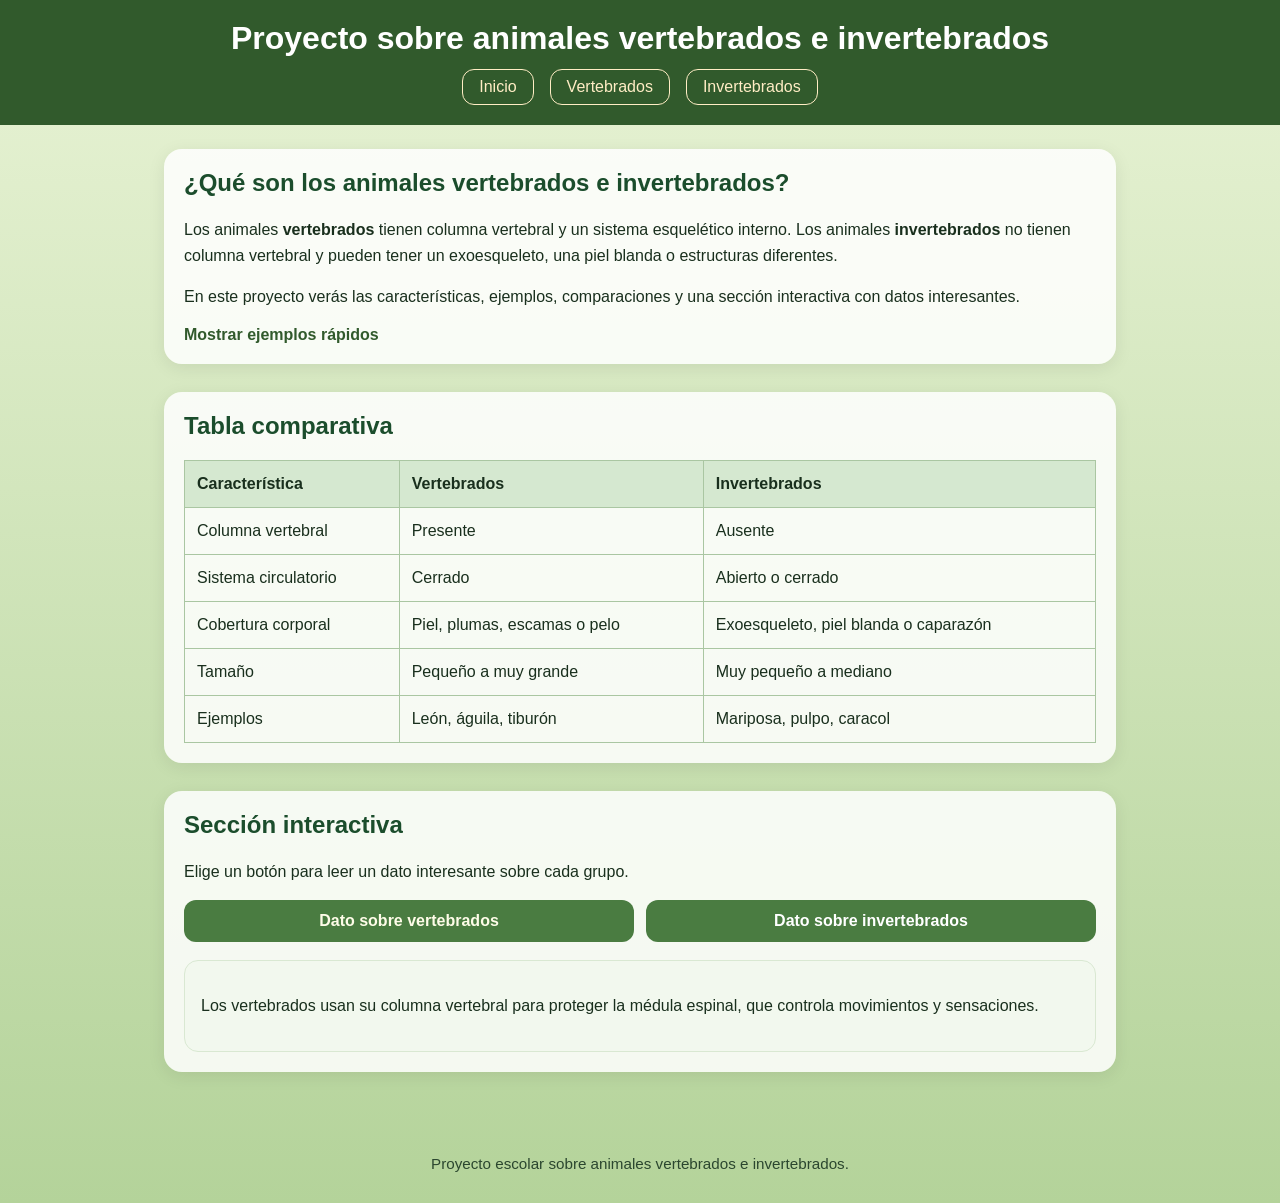
<file: index.html>
<!DOCTYPE html>
<html lang="es">
    <head>
        <meta charset="UTF-8">
        <meta name="viewport" content="width=device-width, initial-scale=1.0">
        <title>Animales Vertebrados e Invertebrados</title>
        <link rel="stylesheet" href="style.css/practica.css">
        <link rel="icon"
            href="img/fearless-animal-logo-designs_11051791.png!sw800"
            type="image/png">
    </head>
    <body>
        <header>
            <h1>Proyecto sobre animales vertebrados e invertebrados</h1>
            <nav class="main-nav">
                <a href="practica.html">Inicio</a>
                <a href="pagina2.html">Vertebrados</a>
                <a href="pagina3.html">Invertebrados</a>
            </nav>
        </header>

        <main>
            <section class="hero">
                <h2>¿Qué son los animales vertebrados e invertebrados?</h2>
                <p>Los animales <strong>vertebrados</strong> tienen columna
                    vertebral y un sistema esquelético interno. Los animales
                    <strong>invertebrados</strong> no tienen columna vertebral y
                    pueden tener un exoesqueleto, una piel blanda o estructuras
                    diferentes.</p>
                <p>En este proyecto verás las características, ejemplos,
                    comparaciones y una sección interactiva con datos
                    interesantes.</p>
                <details class="details-toggle">
                    <summary>Mostrar ejemplos rápidos</summary>
                    <div class="info-box">
                        <h3>Ejemplos rápidos</h3>
                        <ul>
                            <li><strong>Vertebrados:</strong> mamíferos, aves,
                                peces, anfibios y reptiles.</li>
                            <li><strong>Invertebrados:</strong> insectos,
                                aracnidos,
                                moluscos, crustáceos y gusanos.</li>
                        </ul>
                    </div>
                </details>
            </section>

            <section class="comparison">
                <h2>Tabla comparativa</h2>
                <table>
                    <thead>
                        <tr>
                            <th>Característica</th>
                            <th>Vertebrados</th>
                            <th>Invertebrados</th>
                        </tr>
                    </thead>
                    <tbody>
                        <tr>
                            <td>Columna vertebral</td>
                            <td>Presente</td>
                            <td>Ausente</td>
                        </tr>
                        <tr>
                            <td>Sistema circulatorio</td>
                            <td>Cerrado</td>
                            <td>Abierto o cerrado</td>
                        </tr>
                        <tr>
                            <td>Cobertura corporal</td>
                            <td>Piel, plumas, escamas o pelo</td>
                            <td>Exoesqueleto, piel blanda o caparazón</td>
                        </tr>
                        <tr>
                            <td>Tamaño</td>
                            <td>Pequeño a muy grande</td>
                            <td>Muy pequeño a mediano</td>
                        </tr>
                        <tr>
                            <td>Ejemplos</td>
                            <td>León, águila, tiburón</td>
                            <td>Mariposa, pulpo, caracol</td>
                        </tr>
                    </tbody>
                </table>
            </section>

            <section class="interactive">
                <h2>Sección interactiva</h2>
                <p>Elige un botón para leer un dato interesante sobre cada
                    grupo.</p>
                <div class="button-grid fact-selector">
                    <label class="choice-button">
                        <input type="radio" name="fact-group" value="vertebrado"
                            class="choice-input" checked>
                        <span>Dato sobre vertebrados</span>
                    </label>
                    <label class="choice-button">
                        <input type="radio" name="fact-group"
                            value="invertebrado" class="choice-input">
                        <span>Dato sobre invertebrados</span>
                    </label>
                </div>
                <div class="fact-panels">
                    <div class="fact-box" data-group="vertebrado">
                        <p>Los vertebrados usan su columna vertebral para
                            proteger
                            la médula espinal, que controla movimientos y
                            sensaciones.</p>
                    </div>
                    <div class="fact-box" data-group="invertebrado">
                        <p>Los invertebrados representan más del 95 % de todas
                            las
                            especies animales del planeta.</p>
                    </div>
                </div>
            </section>
        </main>

        <footer>
            <p>Proyecto escolar sobre animales vertebrados e invertebrados.</p>
        </footer>

    </body>
</html>
</file>
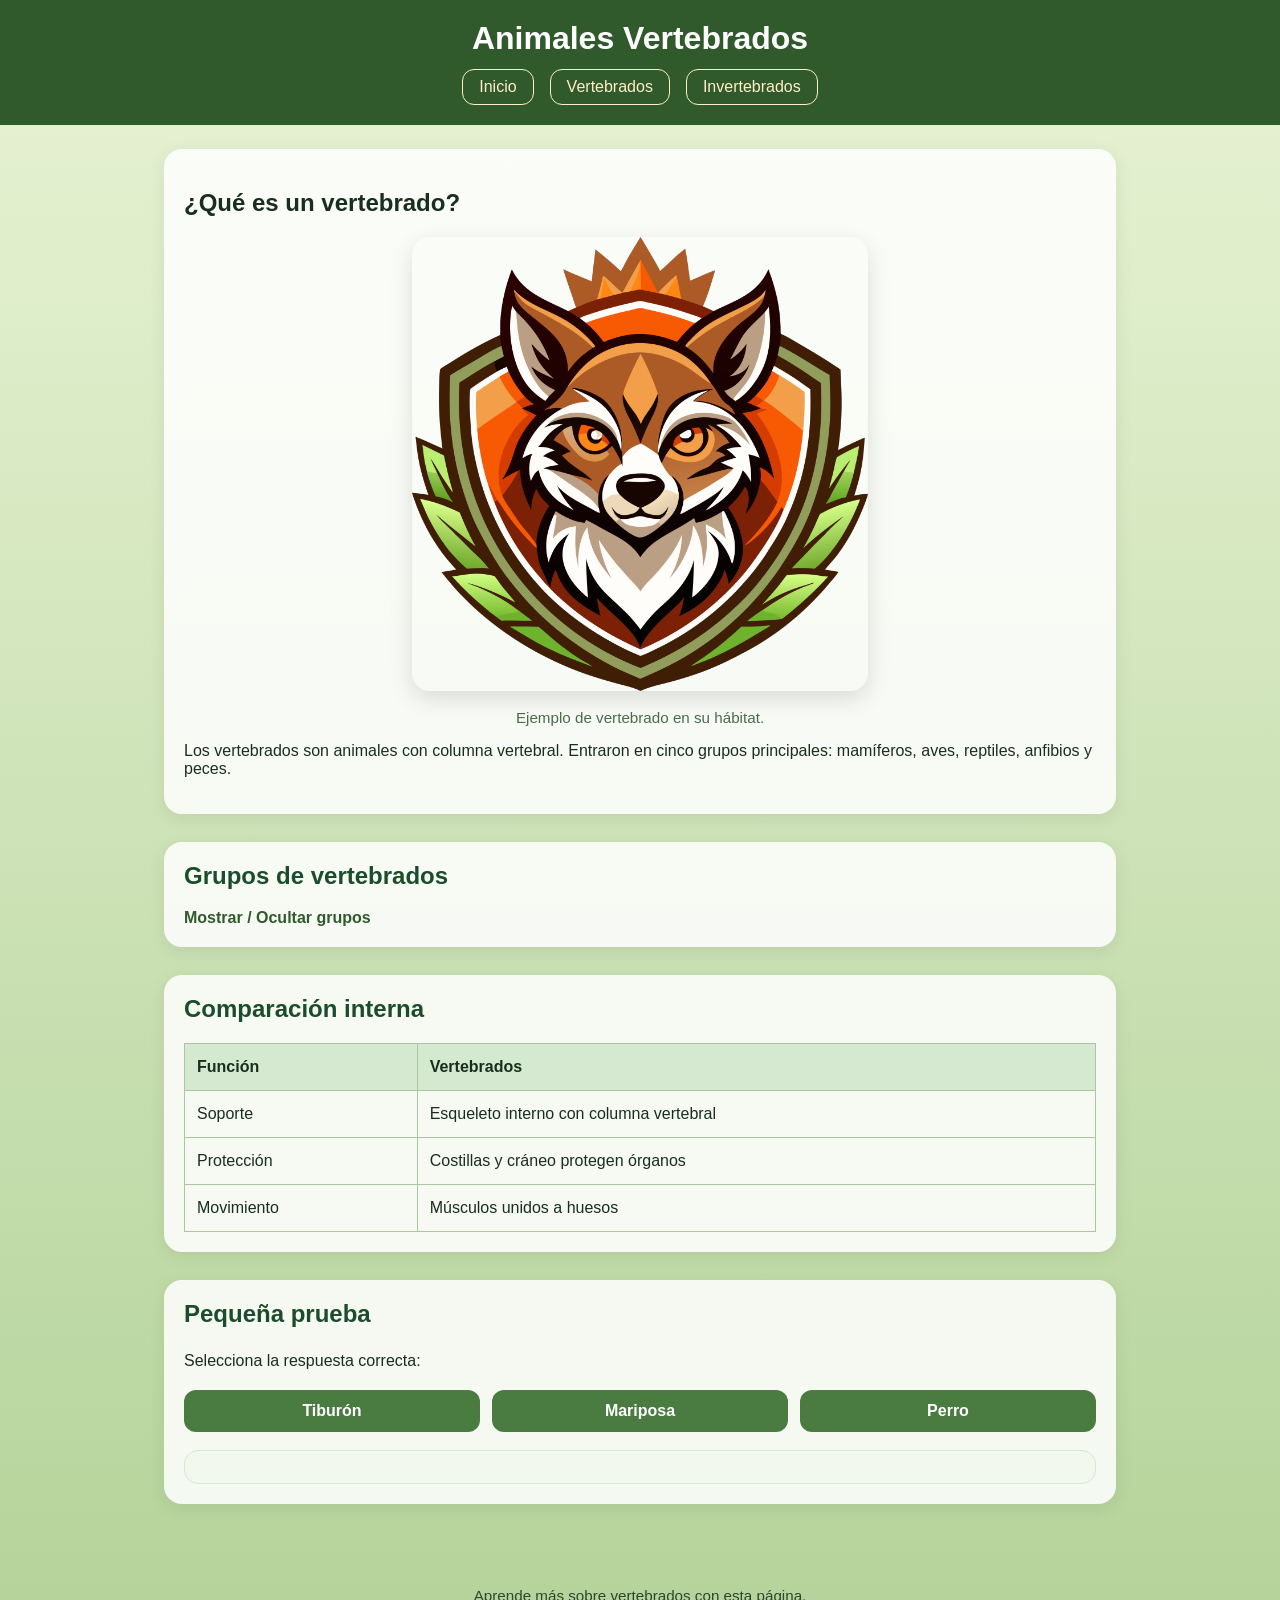
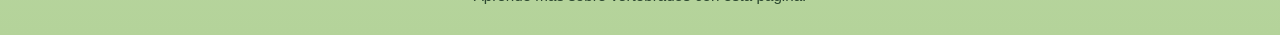
<file: pagina2.html>
<!DOCTYPE html>
<html lang="es">
    <head>
        <meta charset="UTF-8">
        <meta name="viewport" content="width=device-width, initial-scale=1.0">
        <title>Animales Vertebrados</title>
        <link rel="stylesheet" href="style.css/practica.css">
        <link rel="icon"
            href="img/fearless-animal-logo-designs_11051791.png!sw800"
            type="image/png">
    </head>
    <body>
        <header>
            <h1>Animales Vertebrados</h1>
            <nav class="main-nav">
                <a href="practica.html">Inicio</a>
                <a href="pagina2.html">Vertebrados</a>
                <a href="pagina3.html">Invertebrados</a>
            </nav>
        </header>

        <main>
            <section>
                <h2>¿Qué es un vertebrado?</h2>
                <figure>
                    <img id="vertebrados"
                        src="img/fearless-animal-logo-designs_11051791.png!sw800"
                        alt="Ejemplo de vertebrado" class="page-image">
                    <figcaption>Ejemplo de vertebrado en su
                        hábitat.</figcaption>
                </figure>
                <p>Los vertebrados son animales con columna vertebral. Entraron
                    en cinco grupos principales: mamíferos, aves, reptiles,
                    anfibios y peces.</p>
            </section>

            <section class="details">
                <h2>Grupos de vertebrados</h2>
                <details class="details-toggle">
                    <summary>Mostrar / Ocultar grupos</summary>
                    <div class="info-box">
                        <ul>
                            <li><strong>Mamíferos:</strong> tienen pelo y, en la
                                mayoría de los casos, alimentan a sus crías con
                                leche.</li>
                            <li><strong>Aves:</strong> tienen plumas y la mayoría
                                puede volar.</li>
                            <li><strong>Reptiles:</strong> tienen escamas y son de
                                sangre fría.</li>
                            <li><strong>Anfibios:</strong> viven parte de su vida en
                                el agua y parte en la tierra.</li>
                            <li><strong>Peces:</strong> viven en el agua, respiran
                                con branquias y suelen tener aletas.</li>
                        </ul>
                    </div>
                </details>
            </section>

            <section class="comparison">
                <h2>Comparación interna</h2>
                <table>
                    <thead>
                        <tr><th>Función</th><th>Vertebrados</th></tr>
                    </thead>
                    <tbody>
                        <tr><td>Soporte</td><td>Esqueleto interno con columna
                                vertebral</td></tr>
                        <tr><td>Protección</td><td>Costillas y cráneo protegen
                                órganos</td></tr>
                        <tr><td>Movimiento</td><td>Músculos unidos a
                                huesos</td></tr>
                    </tbody>
                </table>
            </section>

            <section class="interactive">
                <h2>Pequeña prueba</h2>
                <p>Selecciona la respuesta correcta:</p>
                <div class="button-grid quiz-selector">
                    <label class="choice-button">
                        <input type="radio" name="quiz-vertebrate" class="choice-input" value="correct">
                        <span>Tiburón</span>
                    </label>
                    <label class="choice-button">
                        <input type="radio" name="quiz-vertebrate" class="choice-input" value="wrong">
                        <span>Mariposa</span>
                    </label>
                    <label class="choice-button">
                        <input type="radio" name="quiz-vertebrate" class="choice-input" value="correct">
                        <span>Perro</span>
                    </label>
                </div>
                <div class="quiz-result">
                    <p class="feedback feedback-correct">Correcto: el tiburón es un vertebrado.</p>
                    <p class="feedback feedback-wrong">Incorrecto: la mariposa es un invertebrado.</p>
                </div>
            </section>
        </main>

        <footer>
            <p>Aprende más sobre vertebrados con esta página.</p>
        </footer>


    </body>
</html>
</file>
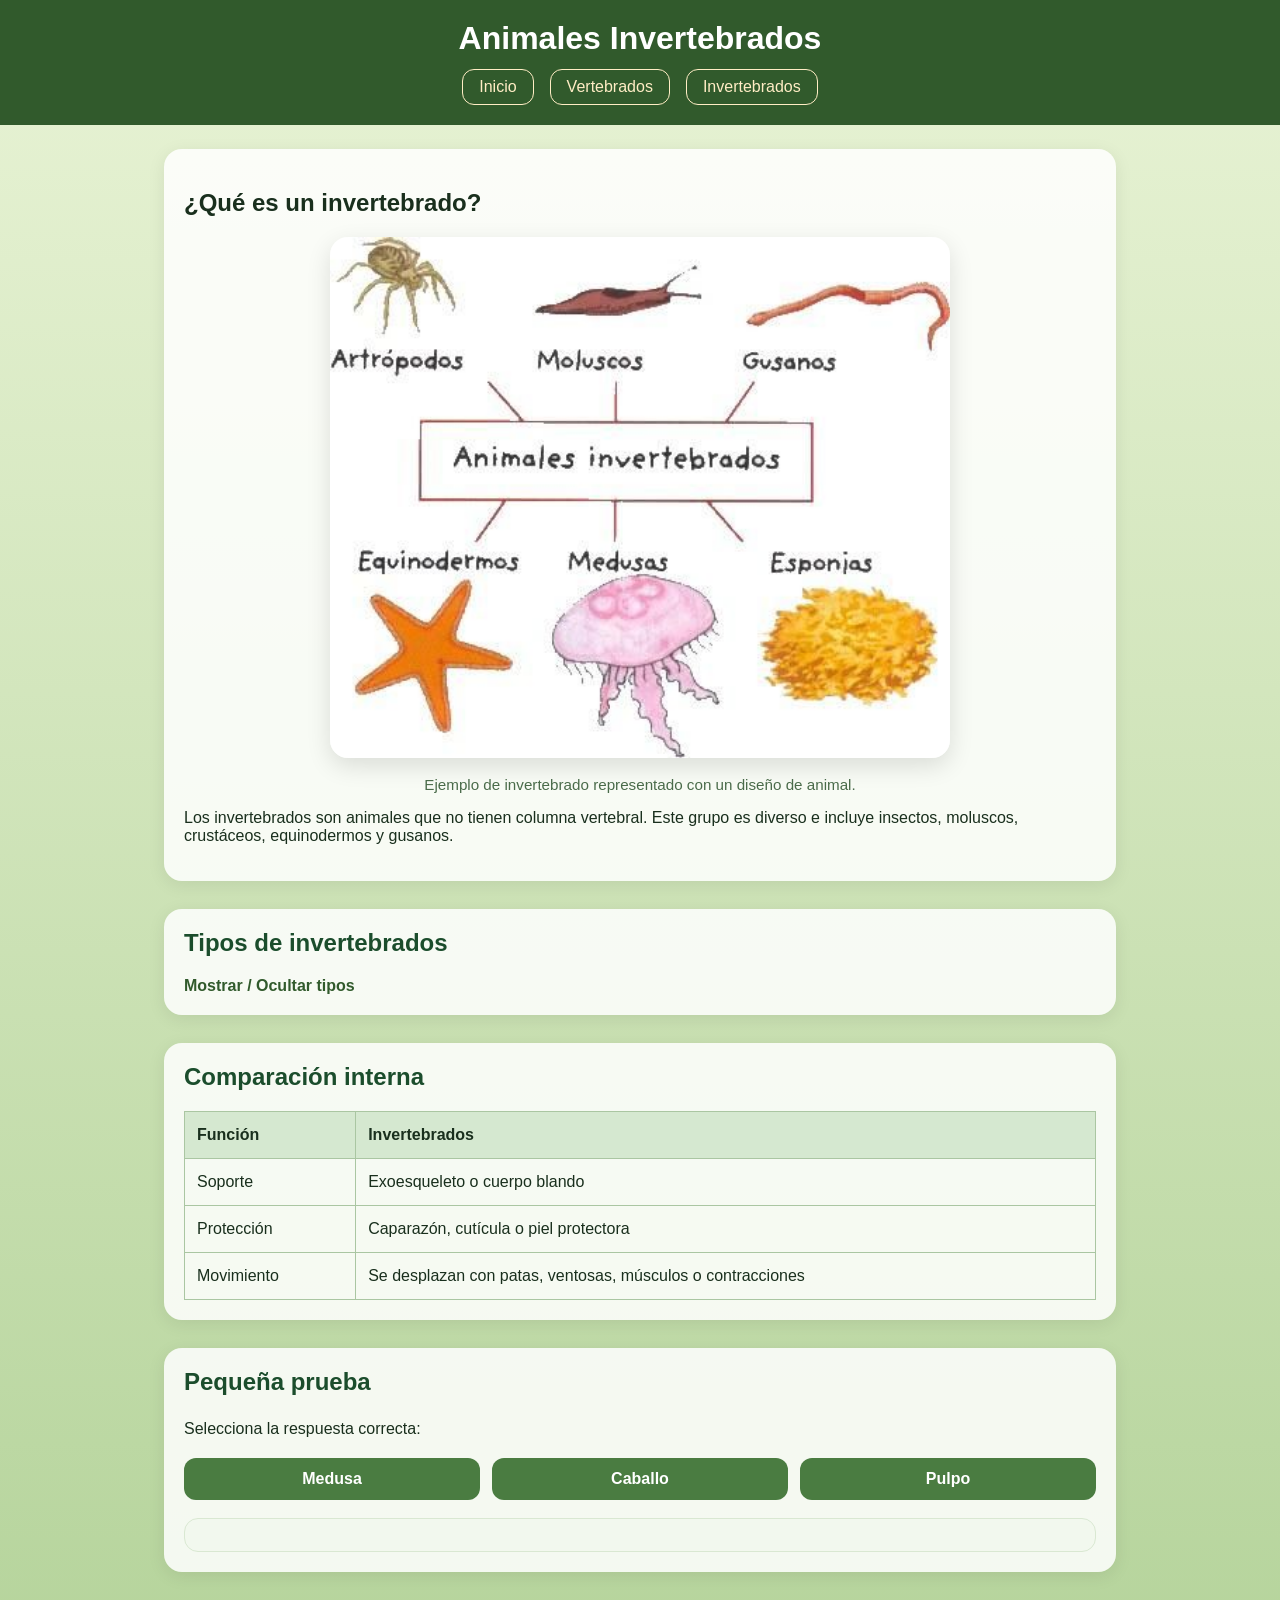
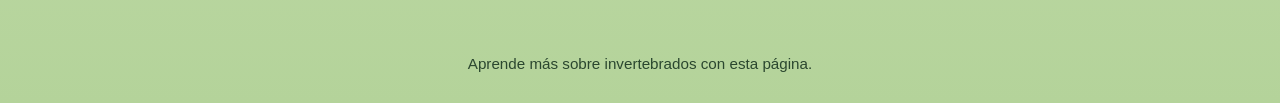
<file: pagina3.html>
<!DOCTYPE html>
<html lang="es">
    <head>
        <meta charset="UTF-8">
        <meta name="viewport" content="width=device-width, initial-scale=1.0">
        <title>Animales Invertebrados</title>
        <link rel="stylesheet" href="style.css/practica.css">
        <link rel="icon"
            href="img/fearless-animal-logo-designs_11051791.png!sw800"
            type="image/png">
    </head>
    <body>
        <header>
            <h1>Animales Invertebrados</h1>
            <nav class="main-nav">
                <a href="practica.html">Inicio</a>
                <a href="pagina2.html">Vertebrados</a>
                <a href="pagina3.html">Invertebrados</a>
            </nav>
        </header>

        <main>
            <section>
                <h2>¿Qué es un invertebrado?</h2>
                <figure>
                    <img
                        src="img/88b2fe8629f49598c7f4150a83cc645d.jpg"
                        alt="Ejemplo de invertebrado" class="page-image">
                    <figcaption>Ejemplo de invertebrado representado con un
                        diseño de animal.</figcaption>
                </figure>
                <p>Los invertebrados son animales que no tienen columna
                    vertebral. Este grupo es diverso e incluye insectos,
                    moluscos, crustáceos, equinodermos y gusanos.</p>
            </section>

            <section class="details">
                <h2>Tipos de invertebrados</h2>
                <details class="details-toggle">
                    <summary>Mostrar / Ocultar tipos</summary>
                    <div class="info-box">
                        <ul>
                            <li><strong>Insectos:</strong> tienen seis patas y
                                generalmente dos pares de alas.</li>
                            <li><strong>Arácnidos:</strong> tienen ocho patas y
                                viven en tierra.</li>
                            <li><strong>Moluscos:</strong> tienen cuerpos
                                blandos y
                                muchas especies tienen concha.</li>
                            <li><strong>Crustáceos:</strong> viven en agua y
                                tienen
                                caparazón duro.</li>
                            <li><strong>Echinodermos:</strong> como estrellas de
                                mar, se mueven con pequeños pies tubulares.</li>
                        </ul>
                    </div>
                </details>
            </section>

            <section class="comparison">
                <h2>Comparación interna</h2>
                <table>
                    <thead>
                        <tr><th>Función</th><th>Invertebrados</th></tr>
                    </thead>
                    <tbody>
                        <tr><td>Soporte</td><td>Exoesqueleto o cuerpo
                                blando</td></tr>
                        <tr><td>Protección</td><td>Caparazón, cutícula o piel
                                protectora</td></tr>
                        <tr><td>Movimiento</td><td>Se desplazan con patas,
                                ventosas, músculos o contracciones</td></tr>
                    </tbody>
                </table>
            </section>

            <section class="interactive">
                <h2>Pequeña prueba</h2>
                <p>Selecciona la respuesta correcta:</p>
                <div class="button-grid quiz-selector">
                    <label class="choice-button">
                        <input type="radio" name="quiz-invertebrate"
                            class="choice-input" value="correct">
                        <span>Medusa</span>
                    </label>
                    <label class="choice-button">
                        <input type="radio" name="quiz-invertebrate"
                            class="choice-input" value="wrong">
                        <span>Caballo</span>
                    </label>
                    <label class="choice-button">
                        <input type="radio" name="quiz-invertebrate"
                            class="choice-input" value="correct">
                        <span>Pulpo</span>
                    </label>
                </div>
                <div class="quiz-result">
                    <p class="feedback feedback-correct">Correcto: la medusa es
                        un invertebrado.</p>
                    <p class="feedback feedback-wrong">Incorrecto: el caballo es
                        un vertebrado.</p>
                </div>
            </section>
        </main>

        <footer>
            <p>Aprende más sobre invertebrados con esta página.</p>
        </footer>

    </body>
</html>
</file>
<file: style.css/practica.css>
* {
    box-sizing: border-box;
}

body {
    margin: 0;
    font-family: Arial, sans-serif;
    background: linear-gradient(180deg, #e8f3d5 0%, #b4d39a 100%);
    color: #192f1d;
}

header {
    padding: 20px 24px;
    background: #315a2c;
    color: white;
    text-align: center;
}

header h1 {
    margin: 0;
    font-size: 2rem;
}

.main-nav {
    margin-top: 12px;
    display: flex;
    justify-content: center;
    gap: 16px;
    flex-wrap: wrap;
}

.main-nav a {
    color: #ffedc5;
    text-decoration: none;
    padding: 8px 16px;
    border: 1px solid #ffedc5;
    border-radius: 12px;
    transition: background 0.2s ease;
}

.main-nav a:hover {
    background: rgba(255, 237, 197, 0.25);
}

main {
    padding: 24px;
    max-width: 1000px;
    margin: 0 auto;
}

section {
    margin-bottom: 28px;
    background: rgba(255, 255, 255, 0.85);
    border-radius: 18px;
    padding: 20px;
    box-shadow: 0 4px 18px rgba(0, 0, 0, 0.08);
}

.hero h2,
.details h2,
.comparison h2,
.interactive h2 {
    margin-top: 0;
    color: #1b4d2c;
}

.hero p,
.details p,
.interactive p,
.info-box p,
.fact-box p,
.quiz-result {
    line-height: 1.6;
}

button,
.choice-button {
    cursor: pointer;
    border: 0;
    border-radius: 12px;
    padding: 12px 18px;
    background: #4a7c41;
    color: white;
    font-size: 1rem;
    transition: transform 0.15s ease, background 0.15s ease;
}

button:hover,
.choice-button:hover {
    transform: translateY(-1px);
    background: #63965b;
}

.choice-button {
    display: inline-flex;
    align-items: center;
    justify-content: center;
    text-align: center;
    font-weight: 600;
}

.choice-button span {
    display: inline-block;
}

.choice-input {
    display: none;
}

.choice-input:checked + span {
    color: #fefce8;
}

.details-toggle {
    display: block;
    margin-top: 12px;
}

.details-toggle summary {
    cursor: pointer;
    font-weight: 700;
    color: #315a2c;
    list-style: none;
}

.details-toggle summary::-webkit-details-marker {
    display: none;
}

.fact-panels .fact-box {
    display: none;
}

.fact-selector:has(.choice-input[value="vertebrado"]:checked) ~ .fact-panels .fact-box[data-group="vertebrado"],
.fact-selector:has(.choice-input[value="invertebrado"]:checked) ~ .fact-panels .fact-box[data-group="invertebrado"] {
    display: block;
}

.quiz-result {
    margin-top: 16px;
}

.quiz-result .feedback {
    display: none;
    margin: 0;
}

.quiz-selector:has(.choice-input[value="correct"]:checked) ~ .quiz-result .feedback-correct,
.quiz-selector:has(.choice-input[value="wrong"]:checked) ~ .quiz-result .feedback-wrong {
    display: block;
}

.page-image {
    width: 100%;
    max-width: 620px;
    display: block;
    margin: 18px auto;
    border-radius: 18px;
    box-shadow: 0 8px 24px rgba(0, 0, 0, 0.12);
}
#vertebrados {
   height: 50%;
    width: 50%;
        max-width: 620px;
        display: block;
        margin: 18px auto;
        border-radius: 18px;
        box-shadow: 0 8px 24px rgba(0, 0, 0, 0.12);
    }


figure {
    margin: 0;
    text-align: center;
}

figcaption {
    margin-top: 10px;
    font-size: 0.95rem;
    color: #4a6b4a;
}

.hidden {
    display: none;
}

.info-box,
.fact-box,
.quiz-result {
    margin-top: 18px;
    padding: 16px;
    border-radius: 14px;
    background: #f2f8ee;
    border: 1px solid #d9e8d2;
}

table {
    width: 100%;
    border-collapse: collapse;
    margin-top: 16px;
}

table th,
table td {
    border: 1px solid #aac6a2;
    padding: 14px 12px;
    text-align: left;
}

table th {
    background: #d5e8d0;
}

.button-grid {  
    display: grid;
    grid-template-columns: repeat(auto-fit, minmax(180px, 1fr));
    gap: 12px;
    margin-top: 16px;
}

.footer {
    text-align: center;
}

footer {
    padding: 16px;
    text-align: center;
    font-size: 0.95rem;
    color: #2b472f;
}

@media (max-width: 680px) {
    main {
        padding: 16px;
    }

    .main-nav {
        gap: 10px;
    }

    button {
        width: 100%;
    }
}
</file>
